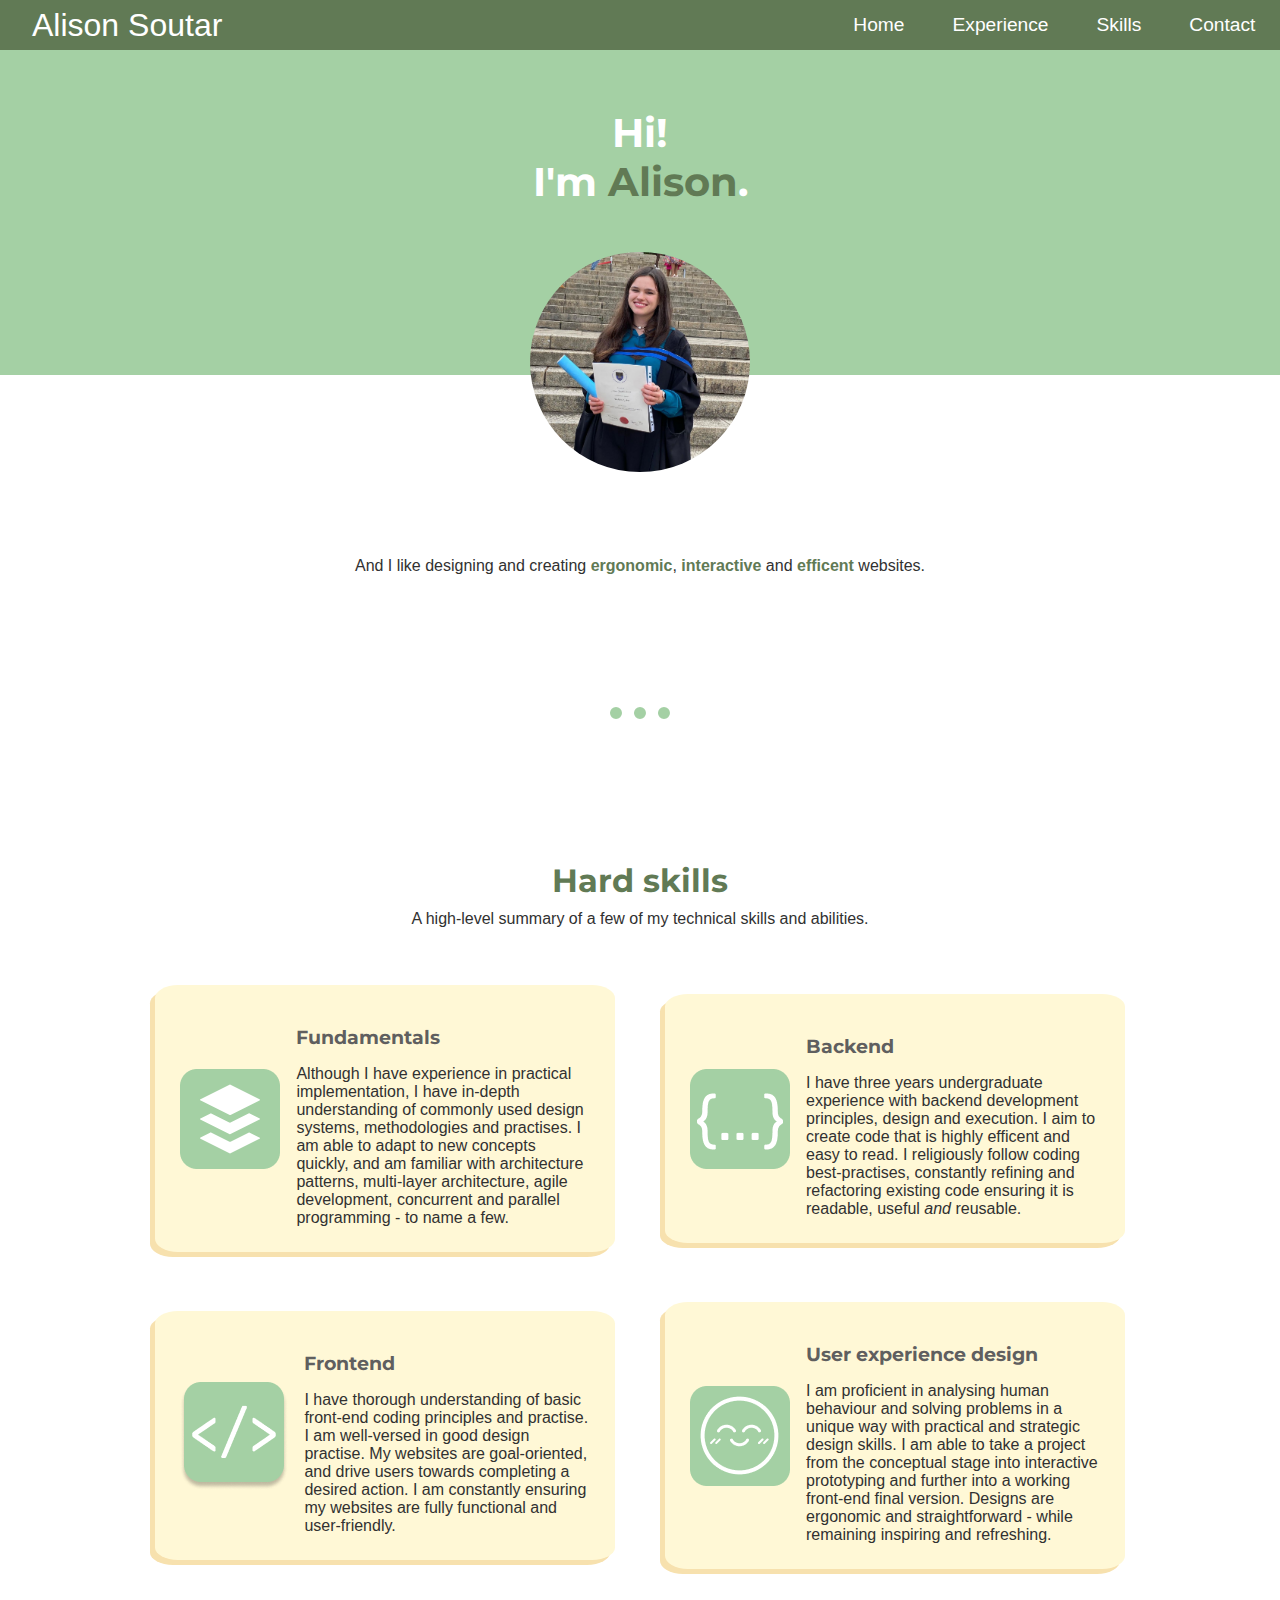
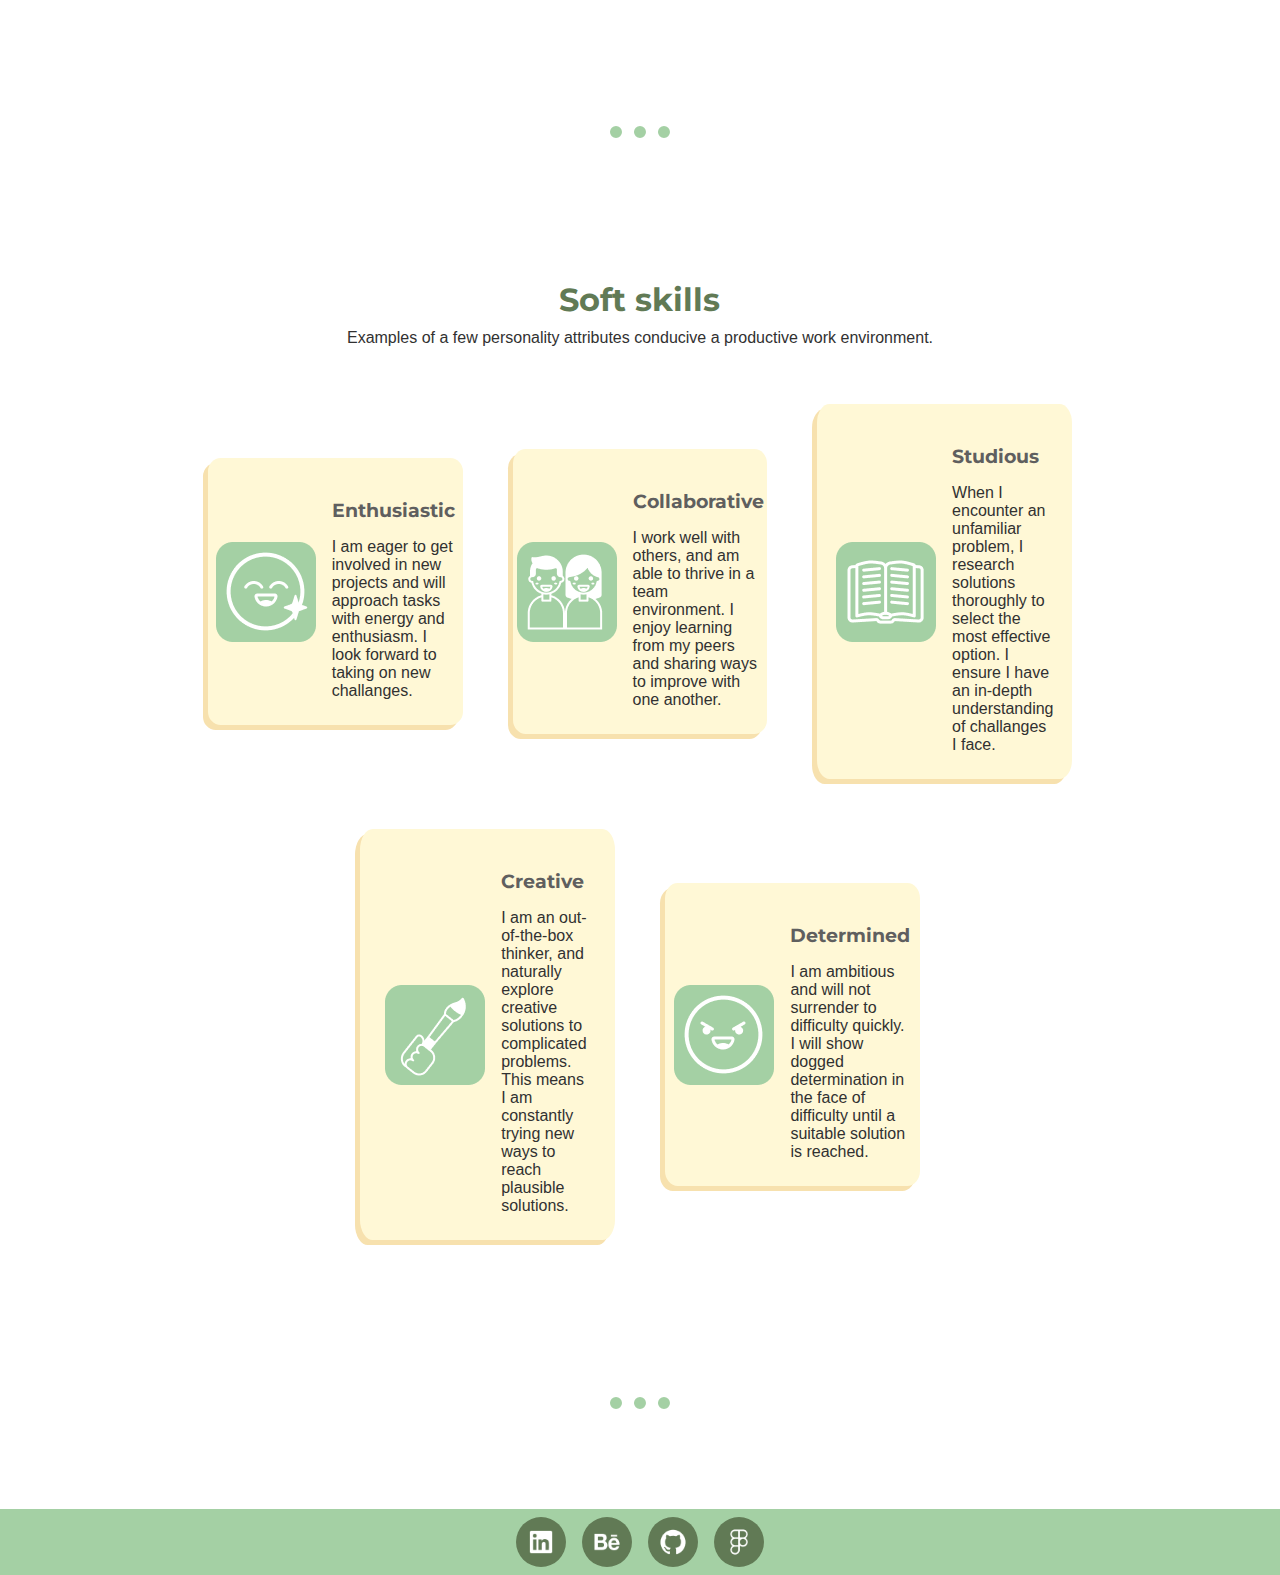
<file: index.html>
<!DOCTYPE html>
<html lang="en">

<head>
  <meta charset="UTF-8">
  <title>Alison Soutar</title>
  <link rel="stylesheet" href="css/style.css">
  <link rel="icon" href="https://em-content.zobj.net/thumbs/120/google/350/woman-technologist-light-skin-tone_1f469-1f3fb-200d-1f4bb.png">

</head>

<!--Font import-->
<link rel="preconnect" href="https://fonts.googleapis.com">
<link rel="preconnect" href="https://fonts.gstatic.com" crossorigin>
<link href="https://fonts.googleapis.com/css2?family=Montserrat&display=swap" rel="stylesheet">

<body>
    <!--Title section-->
    <div id="nav-bar" class="primary">
        <div id="logo">
            Alison Soutar
        </div>
        <div id="nav-items">
            <a href="index.html">Home</a>
            <a href="experience.html">Experience</a>
            <a href="skills.html">Skills</a>
            <a href="contact.html">Contact</a>
        </div>
    </div>

    <div id="site-container">
        <div id="landing-home">
            <h1 style="color: white; text-align: center;">Hi!<br>I'm <span style="color: #617A55">Alison</span>.</h1>
            <img 
            id="image-profile" 
            src = "images/profile-grad.jpeg" 
            alt="A profile picture of the esteemed Alison Soutar."
            width="220"
            height="220">
        </div>
       
        <p>And I like designing and creating <span>ergonomic</span>, <span>interactive</span> and <span>efficent</span> websites.</p>
        <hr>
        
        <!--"Hard skills" section-->
        <div class="title">
            <a href="skills.html"><h2>Hard skills</h2></a>
            <p>A high-level summary of a few of my technical skills and abilities.</p>
        </div>
        <div class="container">

            <div class="card-aesthetic dynamic large">
                <img src ="images/icon-architecture-secondary.png"
                alt="image of overlapping layers">      
                <div>
                    <h3>Fundamentals</h3>
                    <p>Although I have experience in practical implementation, I have in-depth understanding of commonly used design 
                        systems, methodologies and practises. I am able to adapt to new concepts quickly, and am familiar with architecture patterns,
                        multi-layer architecture, agile development, concurrent and parallel programming - to name a few.
                    </p>
                </div>
            </div>
            
            <div class="card-aesthetic dynamic large">
                <img src ="images/icon-back-secondary.png"
                alt="image of {..} text">      
                <div>
                    <h3>Backend</h3>
                    <p>I have three years undergraduate experience with backend development principles, design and execution.
                    I aim to create code that is highly efficent and easy to read. I religiously follow coding best-practises, 
                    constantly refining and refactoring existing code ensuring it is readable, useful <em>and</em> reusable. 
                    </p>
                </div>
            </div>

        
            <div class="card-aesthetic dynamic large">
                <img src ="images/icon-front-secondary.png"
                alt="image of text illustrating front-end">      
                <div>
                    <h3>Frontend</h3>
                    <p>I have thorough understanding of basic front-end coding principles and practise. I am well-versed 
                        in good design practise. My websites are goal-oriented, and drive users towards completing a desired action.
                        I am constantly ensuring my websites are fully functional and user-friendly.
                    </p>
                </div>
            </div>
            
            <div class="card-aesthetic dynamic large">
                <img src ="images/icon-ux-secondary.png"
                alt="image of a smiling emoji">      
                <div>
                    <h3>User experience design</h3>
                    <p> I am proficient in analysing human behaviour and solving problems in a unique way with practical and strategic design skills. 
                        I am able to take a project from the conceptual stage into interactive prototyping and further into a working front-end final version.
                        Designs are ergonomic and straightforward - while remaining inspiring and refreshing.    
                    </p>
                </div>
            </div>

            

        </div>

        <!--"Soft skills" section-->
        <hr>
        <div class="title">
            <a href="skills.html"><h2>Soft skills</h2></a>
            <p>Examples of a few personality attributes conducive a productive work environment.</p>
        </div>
        <div class="container">
            <div class="card-aesthetic dynamic small">
                <img src ="images/icon-enthusiastic.png"
                alt="image of a smiling emoji with sparkles">      
                <div>
                    <h3>Enthusiastic</h3>
                    <p> I am eager to get involved in new projects and will approach tasks with energy and enthusiasm. 
                        I look forward to taking on new challanges.
                    </p>
                </div>
            </div>
            

            <div class="card-aesthetic dynamic small">
                <img src ="images/icon-collaborative.png"
                alt="image of two people getting along">      
                <div>
                    <h3>Collaborative</h3>
                    <p> I work well with others, and am able to thrive in a team environment. 
                        I enjoy learning from my peers and sharing ways to improve with one another.
                    </p>
                </div>
            </div>

            <div class="card-aesthetic dynamic small">
                <img src ="images/icon-studious.png"
                alt="image of an open textbook">      
                <div>
                    <h3>Studious</h3>
                    <p>When I encounter an unfamiliar problem, I research solutions thoroughly to select the most effective option.
                        I ensure I have an in-depth understanding of challanges I face.
                    </p>
                </div>
            </div>

            <div class="card-aesthetic dynamic small">
                <img src ="images/icon-creative.png"
                alt="image of {..} text">      
                <div>
                    <h3>Creative</h3>
                    <p> I am an out-of-the-box thinker, and naturally explore creative solutions to complicated problems.
                        This means I am constantly trying new ways to reach plausible solutions.
                    </p>
                </div>
            </div>

            <div class="card-aesthetic dynamic small">
                <img src ="images/icon-determined.png"
                alt="image of a determined emoji smiling with furrowed brows">      
                <div>
                    <h3>Determined</h3>
                    <p>I am ambitious and will not surrender to difficulty quickly.
                        I will show dogged determination in the face of difficulty until a suitable solution is reached.
                    </p>
                </div>
            </div>

            
        </div>
        
        <!--Design objectives section?-->
        <hr>
    </div>
</body>

<footer>
    <div class="footer">
  
      <a href="https://www.linkedin.com/in/alisonsoutar/" target="_blank">
        <div class="icon-circle">
          <img
          src = "images/linkedin.png" 
          alt="App logo icon for LinkedIn."
          width="30px"
          height="30px">
        </div>
      </a>
  
      <a href="https://www.behance.net/alisonsoutar" target="_blank">
        <div class="icon-circle">
          <img
          src = "images/behance.png" 
          alt="App logo icon for Behance."
          width="30px"
          height="30px">
        </div>
      </a>
  
      <a href="https://github.com/ali-tar" target="_blank">
        <div class="icon-circle">
          <img
          src = "images/github.png" 
          alt="App logo icon for GitHub."
          width="30px"
          height="30px">
        </div>
      </a>
  
      <a href="https://www.figma.com/@alisonsoutar" target="_blank">
        <div class="icon-circle">
          <img
          src = "images/figma.png" 
          alt="App logo icon for Figma."
          width="30px"
          height="30px">
        </div>
      </a>
    </div>
  </footer>
</file>
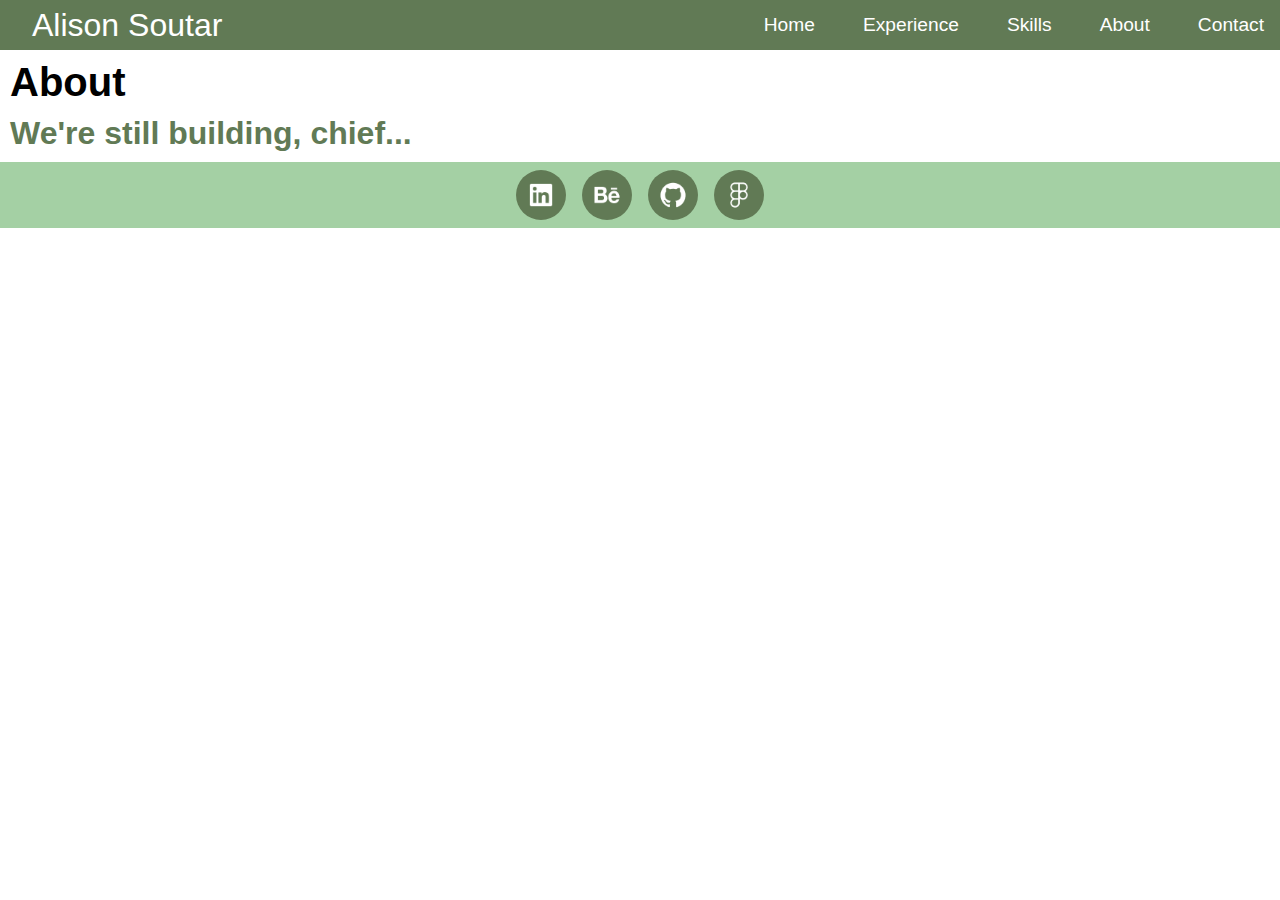
<file: about.html>
<!DOCTYPE html>
<html lang="en">

<head>
  <meta charset="UTF-8">
  <title>About</title>
  <link rel="stylesheet" href="css/style.css">
  <link rel="icon" href="https://em-content.zobj.net/thumbs/120/google/350/woman-technologist-light-skin-tone_1f469-1f3fb-200d-1f4bb.png">

</head>

<body>
  <div id="nav-bar" class="primary">
    <div id="logo">
        Alison Soutar
    </div>
    <div id="nav-items">
        <a href="index.html">Home</a>
        <a href="experience.html">Experience</a>
        <a href="skills.html">Skills</a>
        <a href="about.html">About</a>
        <a href="contact.html">Contact</a>
    </div>
  </div>
  <div class="nav-blockout"></div>
  <h1>About</h1>
  <h2>We're still building, chief...</h2>
</body>

<footer>
  <div class="footer">

    <a href="https://www.linkedin.com/in/alisonsoutar/" target="_blank">
      <div class="icon-circle">
        <img
        src = "images/linkedin.png" 
        alt="App logo icon for LinkedIn."
        width="30px"
        height="30px">
      </div>
    </a>

    <a href="https://www.behance.net/alisonsoutar" target="_blank">
      <div class="icon-circle">
        <img
        src = "images/behance.png" 
        alt="App logo icon for Behance."
        width="30px"
        height="30px">
      </div>
    </a>

    <a href="https://github.com/ali-tar" target="_blank">
      <div class="icon-circle">
        <img
        src = "images/github.png" 
        alt="App logo icon for GitHub."
        width="30px"
        height="30px">
      </div>
    </a>

    <a href="https://www.figma.com/@alisonsoutar" target="_blank">
      <div class="icon-circle">
        <img
        src = "images/figma.png" 
        alt="App logo icon for Figma."
        width="30px"
        height="30px">
      </div>
    </a>
  </div>
</footer>
</file>
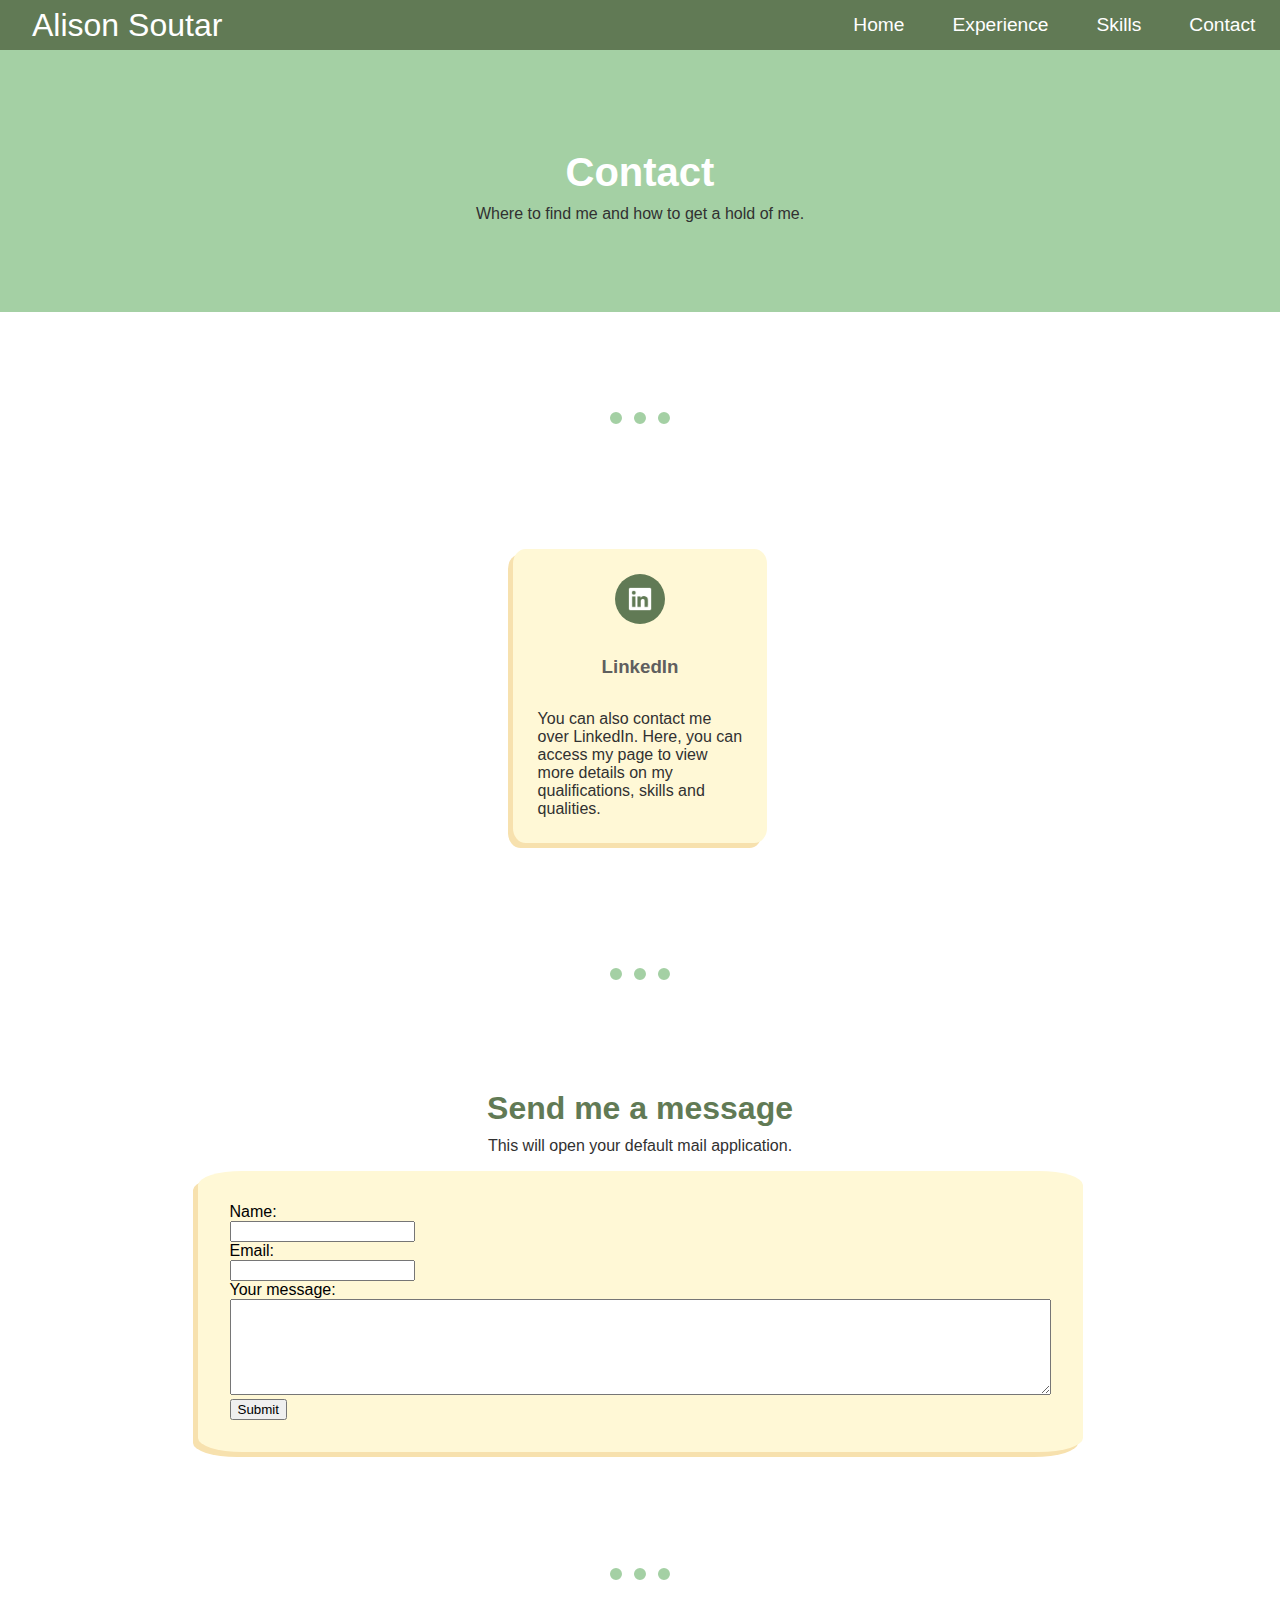
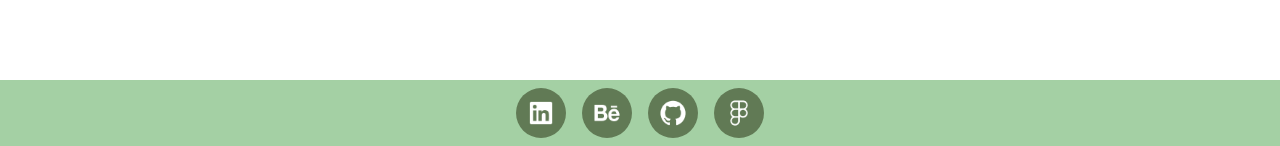
<file: contact.html>
<!DOCTYPE html>
<html lang="en">

<head>
  <meta charset="UTF-8">
  <title>Contact</title>
  <link rel="stylesheet" href="css/style.css">
  <link rel="icon" href="https://em-content.zobj.net/thumbs/120/google/350/woman-technologist-light-skin-tone_1f469-1f3fb-200d-1f4bb.png">

</head>

<body>
  <div id="nav-bar" class="primary">
    <div id="logo">
        Alison Soutar
    </div>
    <div id="nav-items">
        <a href="index.html">Home</a>
        <a href="experience.html">Experience</a>
        <a href="skills.html">Skills</a>
        <a href="contact.html" >Contact</a>
    </div>
  </div>
  <div class="nav-blockout"></div>

  <div id="landing-page">
    <div class="container vertical">
      <h1 class="white">Contact</h1>
      <p>Where to find me and how to get a hold of me.</p>
    </div>
  </div>

  <div class="container vertical">
    <hr>
    
    <div class="card-aesthetic dynamic small vertical">
      <a href="https://www.linkedin.com/in/alisonsoutar/" target="_blank">
        <div class="icon-circle">
          <img
          src = "images/linkedin.png" 
          alt="App logo icon for LinkedIn."
          width="30px"
          height="30px">
        </div>
      </a>
        <h3>LinkedIn</h3>
        <p>You can also contact me over LinkedIn. Here, you can access my page to view more details on my qualifications, skills and qualities.</p>
    </div>

    <hr>

    <h2>Send me a message</h2>
    <p>This will open your default mail application.</p>

    <div id="contact-form" class = "card-aesthetic">
      <form action="mailto:alisoncsoutar@gmail.com" method="post" enctype="text/plain">
          <!--Using the user's default mail client, this will send their message-->
          <label>Name: </label>
          <br>
          <input type="text" name="yourName" value="">
          <br>

          <label>Email: </label>
          <br>
          <input type="email" name="yourEmail" value="">
          <br>

          <label>Your message:</label>
          <br>

          <textarea name="yourMessage" rows = "6" cols="100"></textarea>
          <br>

          <input type="submit" name=""> 
      </form>
    </div>
    <hr size="3" noshade>

  </div>


</body>

<footer>
  <div class="footer">

    <a href="https://www.linkedin.com/in/alisonsoutar/" target="_blank">
      <div class="icon-circle">
        <img
        src = "images/linkedin.png" 
        alt="App logo icon for LinkedIn."
        width="30px"
        height="30px">
      </div>
    </a>

    <a href="https://www.behance.net/alisonsoutar" target="_blank">
      <div class="icon-circle">
        <img
        src = "images/behance.png" 
        alt="App logo icon for Behance."
        width="30px"
        height="30px">
      </div>
    </a>

    <a href="https://github.com/ali-tar" target="_blank">
      <div class="icon-circle">
        <img
        src = "images/github.png" 
        alt="App logo icon for GitHub."
        width="30px"
        height="30px">
      </div>
    </a>

    <a href="https://www.figma.com/@alisonsoutar" target="_blank">
      <div class="icon-circle">
        <img
        src = "images/figma.png" 
        alt="App logo icon for Figma."
        width="30px"
        height="30px">
      </div>
    </a>
  </div>
</footer>
</file>
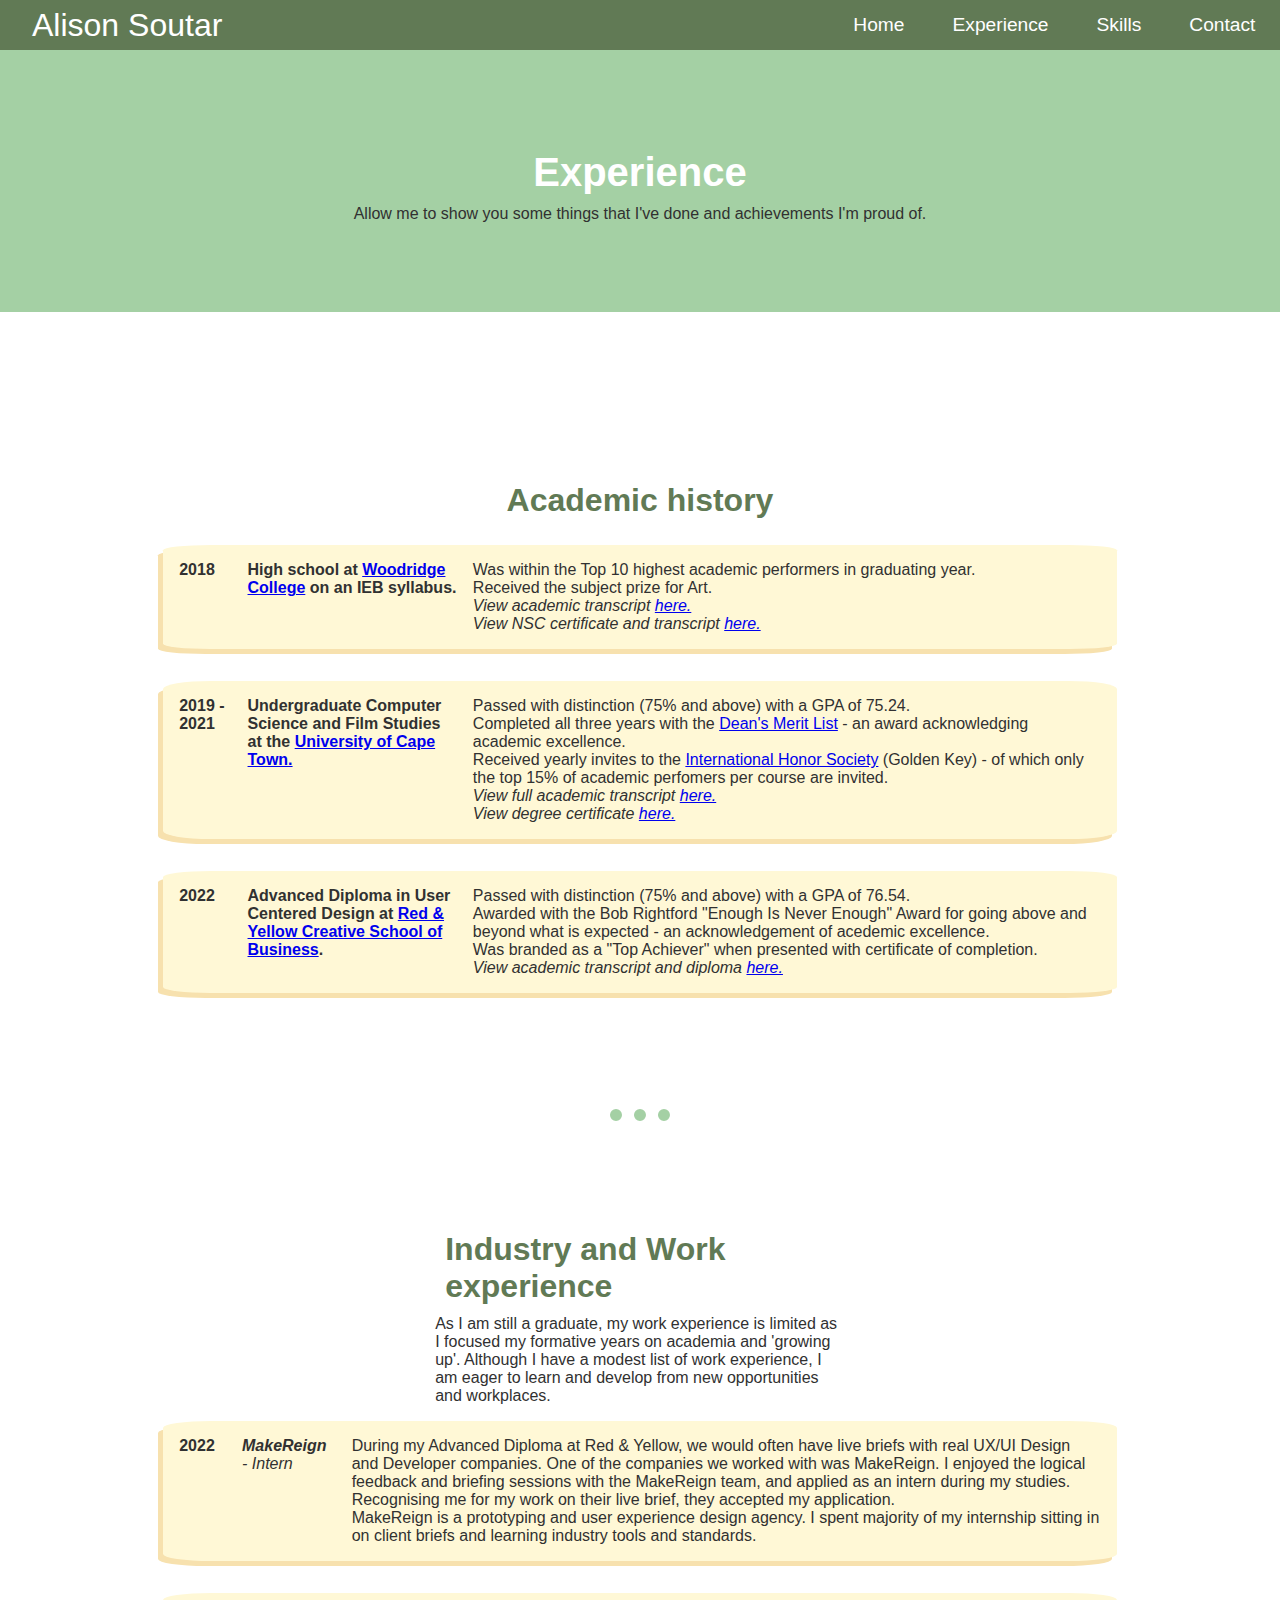
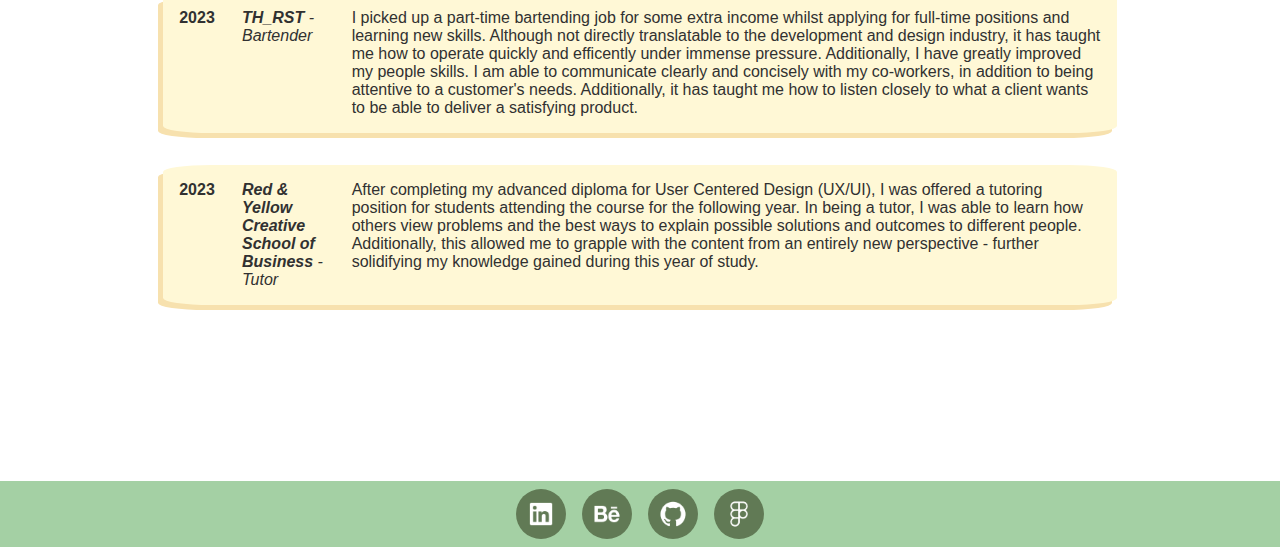
<file: experience.html>
<!DOCTYPE html>
<html lang="en">

<head>
  <meta charset="UTF-8">
  <title>Experience</title>
  <link rel="stylesheet" href="css/style.css">
  <link rel="icon" href="https://em-content.zobj.net/thumbs/120/google/350/woman-technologist-light-skin-tone_1f469-1f3fb-200d-1f4bb.png">
</head>

<body>
  <div id="nav-bar" class="primary">
    <div id="logo">
        Alison Soutar
    </div>
    <div id="nav-items">
        <a href="index.html">Home</a>
        <a href="experience.html">Experience</a>
        <a href="skills.html">Skills</a>
        <a href="contact.html">Contact</a>
    </div>
  </div>
  <div class="nav-blockout"></div>

  <div id="landing-page">
    <div class="container vertical">
      <h1 class="white">Experience</h1>
      <p>Allow me to show you some things that I've done and achievements I'm proud of.</p>
    </div>
  </div>

  <div class="container vertical">
    <div class="blank"></div>
    <h2>Academic history</h2>

    <div class="card-aesthetic static">
      <strong><p>2018</p></strong>
      
      <p><strong>High school at <a href="https://www.woodridge.co.za/" style="display: inline;">
          Woodridge College</a> on an IEB syllabus.</strong></p>  
      
    <div class="description">   
        <p>Was within the Top 10 highest academic performers in graduating year.</p>
        <p>Received the subject prize for Art.</p>
        <em><p>View academic transcript <a href="attachments/Matric-Results-2018.pdf" target="_blank">here.</a></p></em>
        <em><p>View NSC certificate and transcript <a href="attachments/NSC-Certificate.pdf" target="_blank">here.</a></p></em>
      </div>
    </div>

    <div class="card-aesthetic static">
      <strong><p>2019 - 2021</p></strong>
        <p><strong>Undergraduate Computer Science and Film Studies at the <a href="https://uct.ac.za/" target="_blank" display: inline;">University of Cape Town.</a></strong></p>
      <div class = "description">
        <p>Passed with distinction (75% and above) with a GPA of 75.24.</p>
        <p>Completed all three years with the <a href="https://humanities.uct.ac.za/hum/students/excellence">Dean's Merit List</a> - an award acknowledging academic excellence.</p>
        <p>Received yearly invites to the <a href="https://www.goldenkey.org/">International Honor Society</a> (Golden Key) - of which only the top 15% of academic perfomers per course are invited.</p>
        <em><p>View full academic transcript <a href="attachments/UCT_SRETSRPT.pdf" target="_blank">here.</a></p></em>
        <em><p>View degree certificate <a href="attachments/Degree_Cert.pdf" target="_blank">here.</a></p></em>
      </div>
    </div>

    <div class="card-aesthetic static">
      <p><strong>2022</strong></p>
        <p><strong>Advanced Diploma in User Centered Design at <a href="https://www.redandyellow.co.za/">Red & Yellow Creative School of Business</a>.</strong></p>    
      <div class="description">
        <p>Passed with distinction (75% and above) with a GPA of 76.54.</p>
        <p>Awarded with the Bob Rightford "Enough Is Never Enough" Award for going above and beyond what is expected - an acknowledgement of acedemic excellence.</p>
        <p>Was branded as a "Top Achiever" when presented with certificate of completion.</p>
        <em><p>View academic transcript and diploma <a href="attachments/ADUCD CERTIFICATE 2022.pdf" target="_blank">here.</a></p></em>
      </div>
    </div>

    <hr>

    <div class="container vertical" style="margin-right:20%; margin-left:20%">
      <h2>Industry and Work experience</h2>
      <p>As I am still a graduate, my work experience is limited as I focused my formative years on academia and 'growing up'. Although I have a modest list of work experience, I am eager to learn and develop from new opportunities and workplaces.</p>
    </div>

    <div class="card-aesthetic static bigger-description">
      <p><strong>2022</strong></p>
      <p><em><strong>MakeReign</strong> - Intern</em></p>
      <div class="description">
        <p>During my Advanced Diploma at Red & Yellow, we would often have live briefs with real UX/UI Design and Developer companies.
          One of the companies we worked with was MakeReign. I enjoyed the logical feedback and briefing sessions with the MakeReign team,
          and applied as an intern during my studies. Recognising me for my work on their live brief, they accepted my application.</p>
        
        <p>MakeReign is a prototyping and user experience design agency. I spent majority of my internship sitting in on client briefs and learning 
            industry tools and standards.</p>
      </div>
    </div>

    <div class="card-aesthetic static bigger-description">
      <p><strong>2023</strong></p>
      <p><em><strong>TH_RST</strong> - Bartender</em></p>
      <div class="description">
        <p>I picked up a part-time bartending job for some extra income whilst applying for full-time positions and learning new skills.
        Although not directly translatable to the development and design industry, it has taught me how to operate quickly and efficently under immense pressure.
        Additionally, I have greatly improved my people skills. I am able to communicate clearly and concisely with my co-workers, in addition to
        being attentive to a customer's needs. Additionally, it has taught me how to listen closely to what a client wants to be able to 
        deliver a satisfying product.</p>
      </div>
    </div>

    <div class="card-aesthetic static bigger-description">
        <p><strong>2023</strong></p>
        <p><em><strong>Red & Yellow Creative School of Business</strong> - Tutor</em></p>
      <div class="description">
        <p>After completing my advanced diploma for User Centered Design (UX/UI), I was offered a tutoring position for students attending the course for the following year.
          In being a tutor, I was able to learn how others view problems and the best ways to explain possible solutions and outcomes to different people.
          Additionally, this allowed me to grapple with the content from an entirely new perspective - further solidifying my knowledge gained during this year of study.
        </p>
      </div>
    </div>

  
  </div> <!--vertical container close-->
    

    <div class="blank">    </div>


  </div>

</body>

<footer>
  <div class="footer">

    <a href="https://www.linkedin.com/in/alisonsoutar/" target="_blank">
      <div class="icon-circle">
        <img
        src = "images/linkedin.png" 
        alt="App logo icon for LinkedIn."
        width="30px"
        height="30px">
      </div>
    </a>

    <a href="https://www.behance.net/alisonsoutar" target="_blank">
      <div class="icon-circle">
        <img
        src = "images/behance.png" 
        alt="App logo icon for Behance."
        width="30px"
        height="30px">
      </div>
    </a>

    <a href="https://github.com/ali-tar" target="_blank">
      <div class="icon-circle">
        <img
        src = "images/github.png" 
        alt="App logo icon for GitHub."
        width="30px"
        height="30px">
      </div>
    </a>

    <a href="https://www.figma.com/@alisonsoutar" target="_blank">
      <div class="icon-circle">
        <img
        src = "images/figma.png" 
        alt="App logo icon for Figma."
        width="30px"
        height="30px">
      </div>
    </a>
  </div>
</footer>
</file>
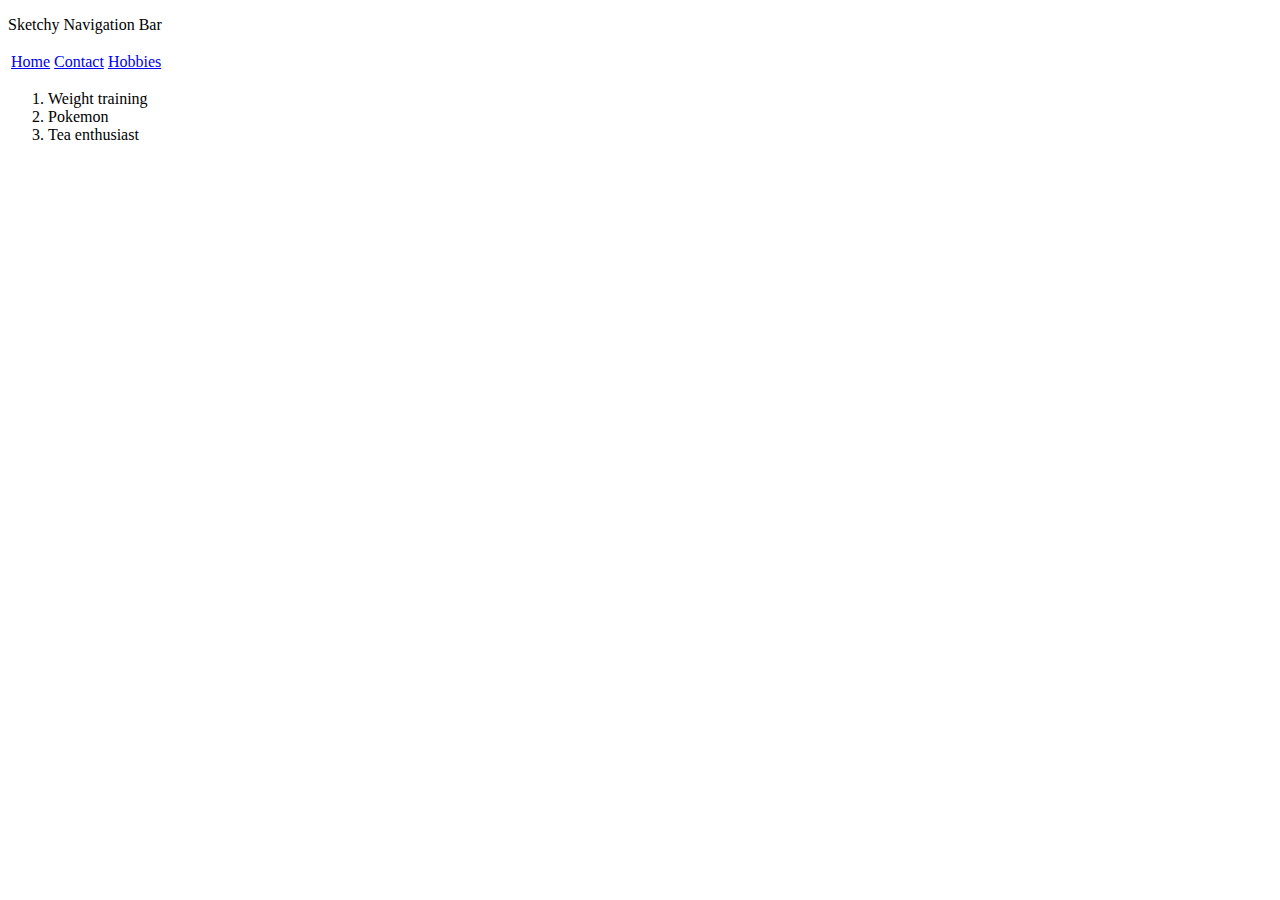
<file: hobbies.html>
<!DOCTYPE html>
<html lang="en">
<head>
    <meta charset="UTF-8">
    <title>Alison's Hobbies</title>
</head>

<body>
    <p>Sketchy Navigation Bar</p>
    <table>
        <tr>
            <td>
                <a href="index.html">Home   </a>
            </td>
            <td>
                <a href="contact.html">Contact  </a>
            </td>
            <td>
                <a href="hobbies.html">Hobbies  </a>
            </td>
        </tr>
    </table>
    <ol>
        <li>Weight training</li>
        <li>Pokemon</li>
        <li>Tea enthusiast</li>
    </ol>
    
</body>
</html>
</file>
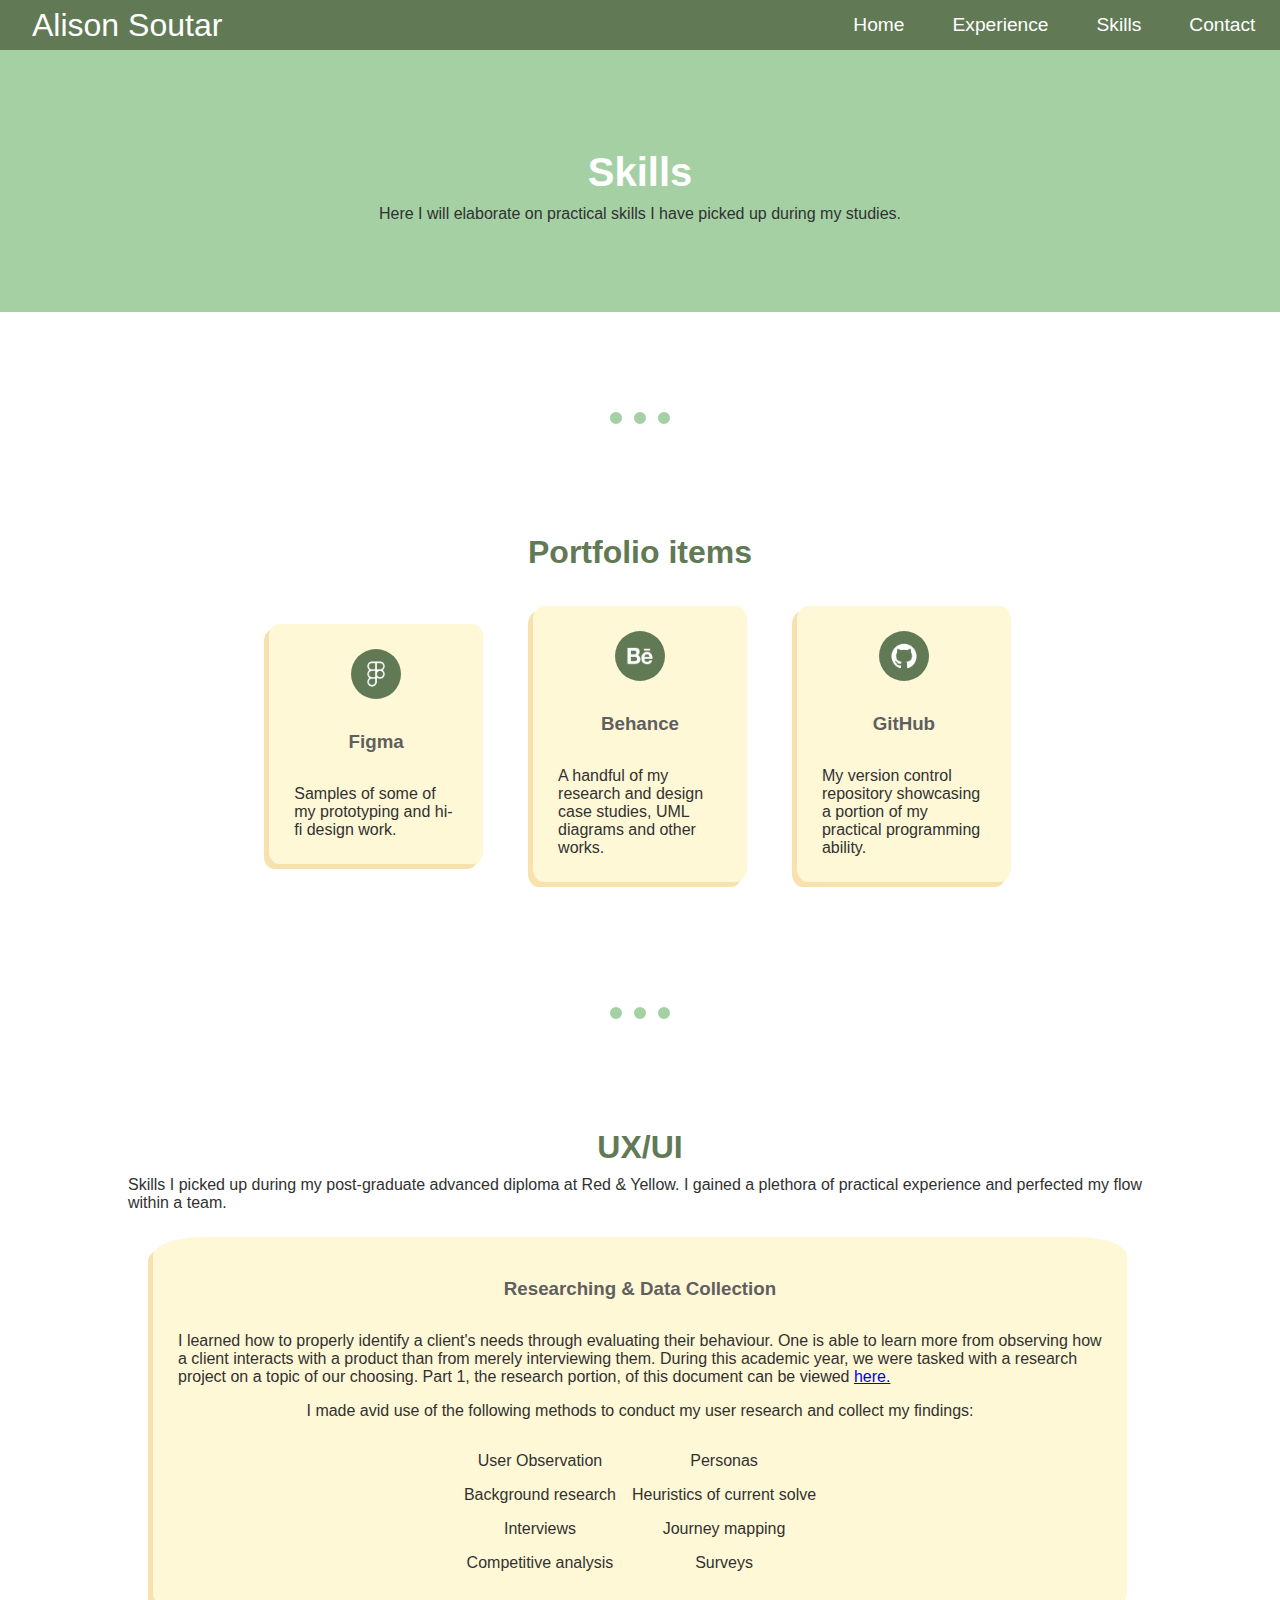
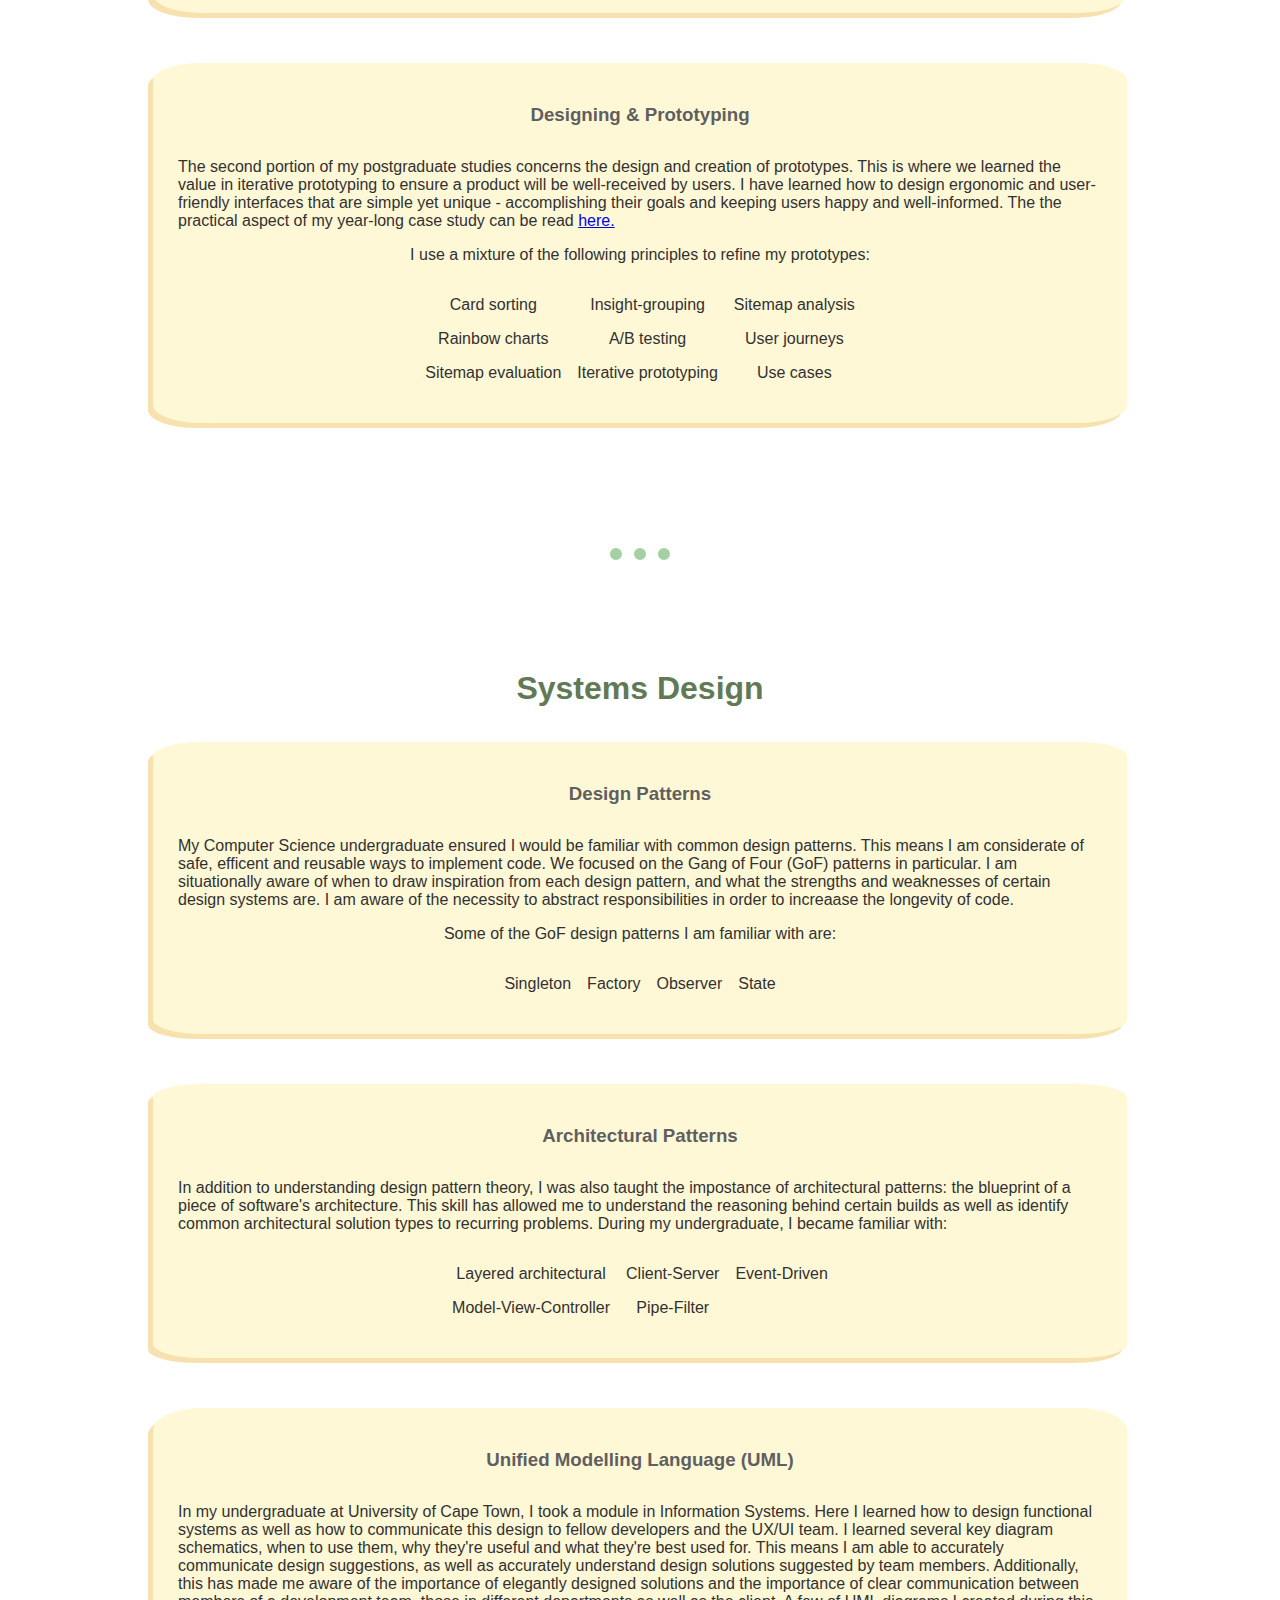
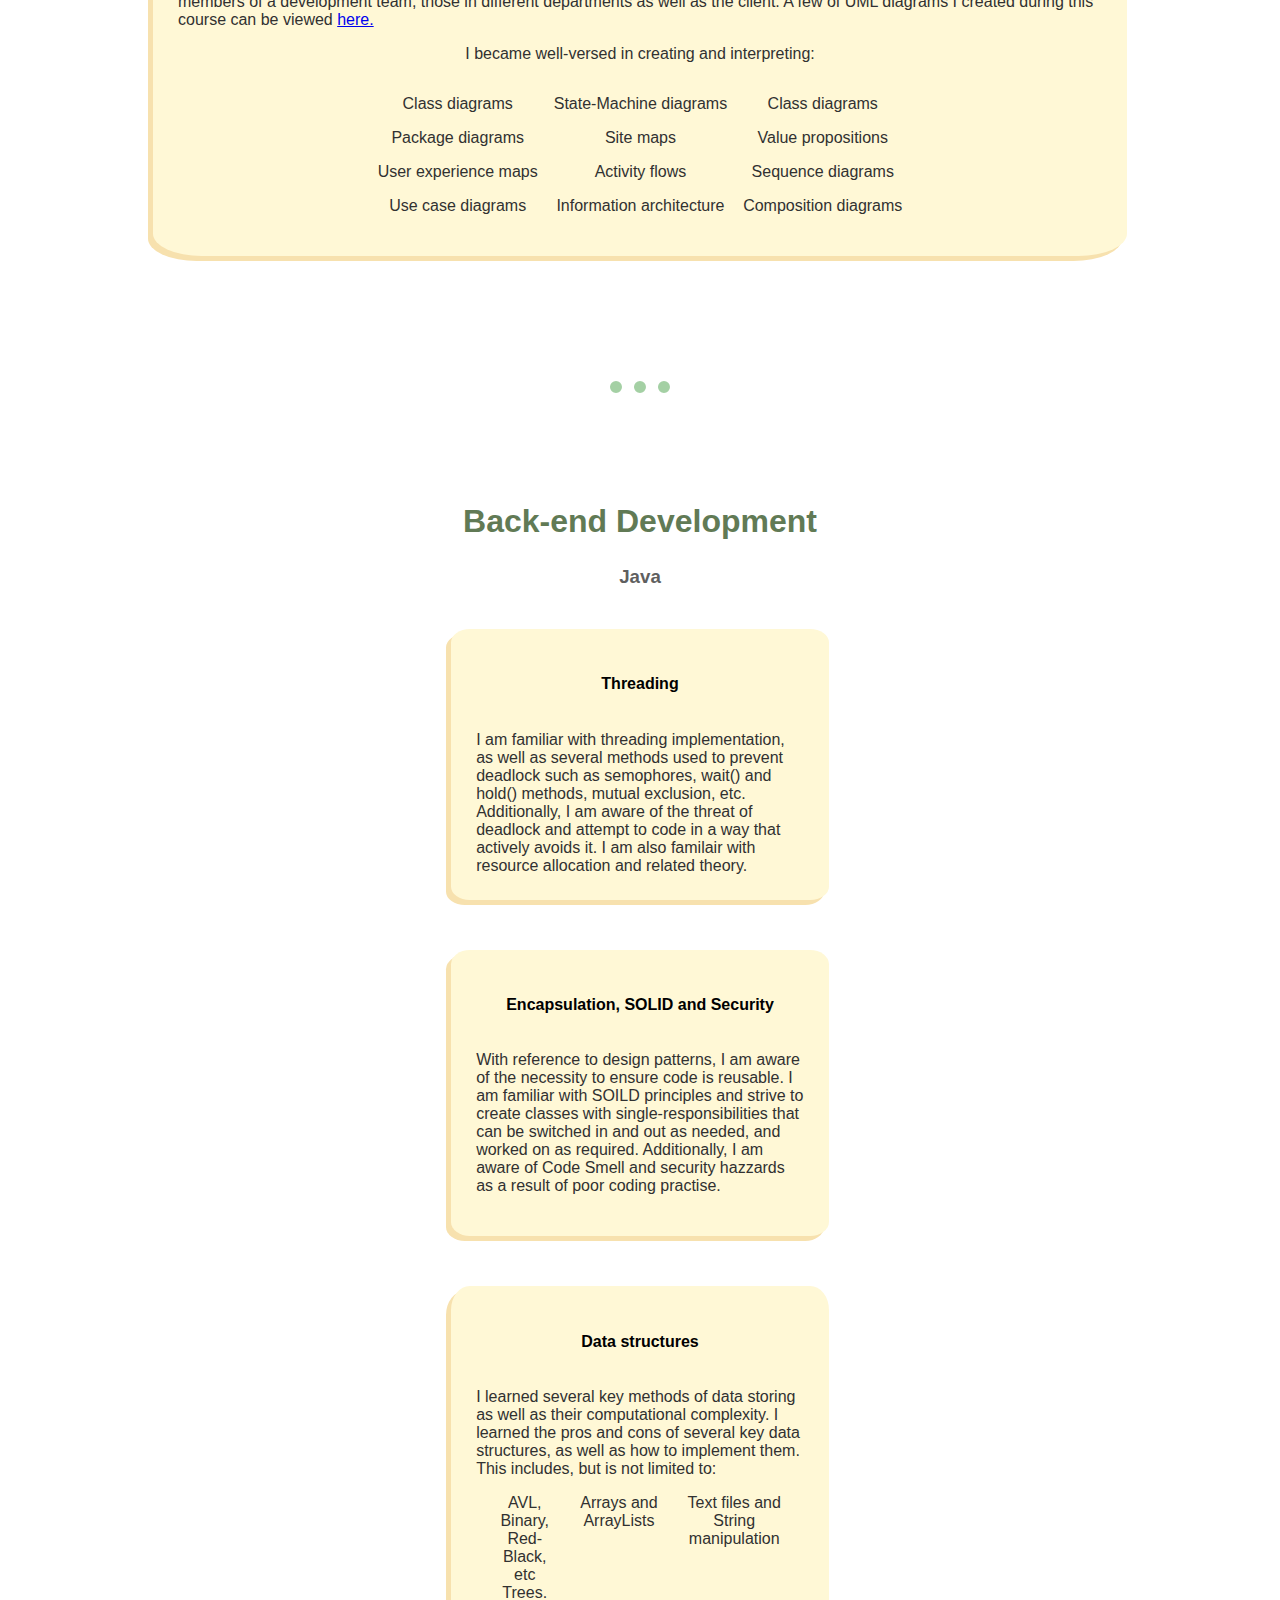
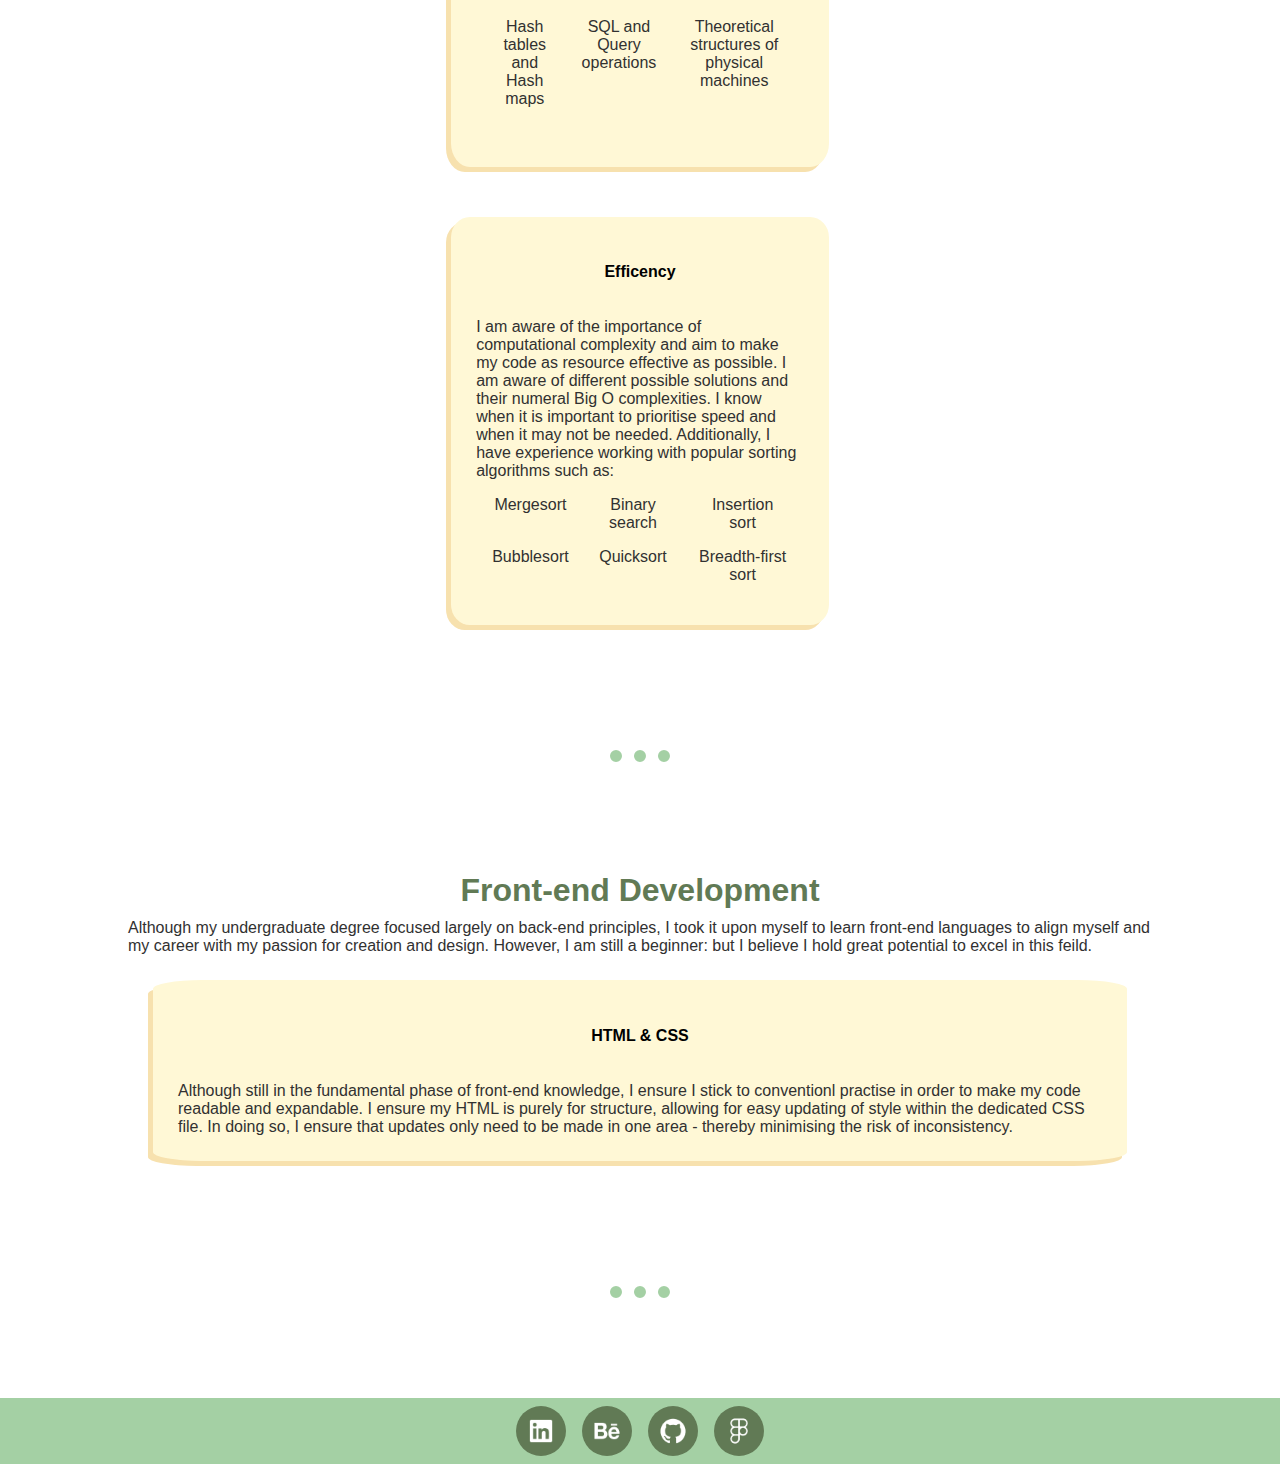
<file: skills.html>
<!DOCTYPE html>
<html lang="en">

<head>
  <meta charset="UTF-8">
  <title>Skills</title>
  <link rel="stylesheet" href="css/style.css">
  <link rel="icon" href="https://em-content.zobj.net/thumbs/120/google/350/woman-technologist-light-skin-tone_1f469-1f3fb-200d-1f4bb.png">

</head>

<body>
  <div id="nav-bar" class="primary">
    <div id="logo">
        Alison Soutar
    </div>
    <div id="nav-items">
        <a href="index.html">Home</a>
        <a href="experience.html">Experience</a>
        <a href="skills.html">Skills</a>
        <a href="contact.html">Contact</a>
    </div>
  </div>
  <div class="nav-blockout"></div>

  <div id="landing-page">
    <div class="container vertical">
      <h1 class="white">Skills</h1>
      <p>Here I will elaborate on practical skills I have picked up during my studies.</p>
    </div>
  </div>

    <div class="container vertical">
      <hr>
        <h2>Portfolio items</h2>
        <div class="container">
          <div class="card-aesthetic dynamic small vertical">

            <a href="https://www.figma.com/@alisonsoutar" target="_blank">
              <div class="icon-circle">
                <img
                src = "images/figma.png" 
                alt="App logo icon for Figma."
                width="30px"
                height="30px">
              </div>
              </a>
              <h3>Figma</h3>
              <p>Samples of some of my prototyping and hi-fi design work.</p>
          </div>

          <div class="card-aesthetic dynamic small vertical">
            <a href="https://www.behance.net/alisonsoutar" target="_blank">
              <div class="icon-circle">
                <img
                src = "images/behance.png" 
                alt="App logo icon for Behance."
                width="30px"
                height="30px">
              </div>
            </a>
              <h3>Behance</h3>
              <p>A handful of my research and design case studies, UML diagrams and other works.</p>
          </div>

          <div class="card-aesthetic dynamic small vertical">
            <a href="https://github.com/ali-tar" target="_blank">
              <div class="icon-circle">
                <img
                src = "images/github.png" 
                alt="App logo icon for GitHub."
                width="30px"
                height="30px">
              </div>
            </a>

              <h3>GitHub</h3>
              <p>My version control repository showcasing a portion of my practical programming ability.</p>
          </div>

        </div>

        <hr>

        <h2>UX/UI</h2>
        <p>Skills I picked up during my post-graduate advanced diploma at Red & Yellow. I gained a plethora of practical experience and perfected my flow within a team.</p>
        <div class="card-aesthetic dynamic vertical">
          <h3>Researching & Data Collection</h3>
            <p>I learned how to properly identify a client's needs through evaluating their behaviour.
            One is able to learn more from observing how a client interacts with a product than from 
            merely interviewing them. During this academic year, we were tasked with a research project on a topic of our choosing.
            Part 1, the research portion, of this document can be viewed <a href="https://www.behance.net/gallery/175683313/Case-Study-(IM)PULSE-User-Research-Proposal" target="_blank">here.</a></p>
            <p>I made avid use of the following methods to conduct my user research and collect my findings:</p>
            <div class="skill-grid">
              <p>User Observation</p>
              <p>Background research</p>
              <p>Interviews</p>
              <p>Competitive analysis</p>
              <p>Personas</p>
              <p>Heuristics of current solve</p>
              <p>Journey mapping</p>
              <p>Surveys</p>
          </div>
        </div>

        <div class="card-aesthetic dynamic vertical">
          <h3>Designing & Prototyping</h3>
            <p>The second portion of my postgraduate studies concerns the design and creation of prototypes. This is where we learned the value
              in iterative prototyping to ensure a product will be well-received by users. I have learned how to design
              ergonomic and user-friendly interfaces that are simple yet unique - accomplishing their goals and keeping users happy
              and well-informed.
              The the practical aspect of my year-long case study can be read <a href="https://www.behance.net/gallery/176063439/Case-Study-(IM)PULSE-Specifications-Interface-Design" target="_blank">here.</a></p>
            <p>I use a mixture of the following principles to refine my prototypes:</p>
            <div class="skill-grid" style="grid-template-rows: repeat(3,1fr);">
              <p>Card sorting</p>
              <p>Rainbow charts</p>
              <p>Sitemap evaluation</p>
              <p>Insight-grouping</p>
              <p>A/B testing</p>
              <p>Iterative prototyping</p>
              <p>Sitemap analysis</p>
              <p>User journeys</p>
              <p>Use cases</p>
              
          </div>
        </div>

        <hr>

      <h2>Systems Design</h2>
      <div class="card-aesthetic dynamic vertical">
        <h3>Design Patterns</h3>
          <p>My Computer Science 
            undergraduate ensured I would be familiar with common design patterns. This means I am considerate of safe, efficent and reusable
            ways to implement code. We focused on the Gang of Four (GoF) patterns 
            in particular. I am situationally aware
            of when to draw inspiration from each design pattern, and what the 
            strengths and weaknesses of certain design systems are. I am aware 
            of the necessity to abstract responsibilities
            in order to increaase the longevity of code.</p>
          <p>Some of the GoF design patterns I am familiar with are:</p>
          <div class="skill-grid" style="grid-template-rows: repeat(1,1fr);">
            <p>Singleton</p>
            <p>Factory</p> 
            <p>Observer</p> 
            <p>State</p> 
          </div>
      </div>   
      
      <div class="card-aesthetic dynamic vertical">
        <h3>Architectural Patterns</h3>
          <p>In addition to understanding design pattern theory, I was also 
            taught the impostance of architectural patterns: the blueprint of a 
            piece of software's architecture. This skill has allowed me to 
            understand the reasoning behind certain builds as well as identify
            common architectural solution types to recurring problems. During
            my undergraduate, I became familiar with:</p>
          <div class="skill-grid" style="grid-template-rows: repeat(2,1fr);">
            <p>Layered architectural</p>
            <p>Model-View-Controller</p>
            <p>Client-Server</p>
            <p>Pipe-Filter</p>
            <p>Event-Driven</p>   
          </div>
      </div>

      <div class="card-aesthetic dynamic vertical">
        <h3>Unified Modelling Language (UML)</h3>
          <p>In my undergraduate at University of Cape Town, I took a module in Information Systems. 
          Here I learned how to design functional systems as well as how to communicate this design to fellow developers and the UX/UI team. I learned several key diagram schematics, 
          when to use them, why they're useful and what they're best used for. This means I am able to accurately communicate
          design suggestions, as well as accurately understand design solutions suggested by team members. Additionally, this has made
          me aware of the importance of elegantly designed solutions and the importance of clear communication between
          members of a development team, those in different departments as well as the client.
          A few of UML diagrams I created during this course can be viewed             <a href="https://www.behance.net/gallery/148584703/UML-Architectural-Portfolio" target="_blank">here.</a></p>
          <p>I became well-versed in creating and interpreting:</p>
          <div class="skill-grid">
            <p>Class diagrams</p>   
            <p>Package diagrams</p>   
            <p>User experience maps</p>   
            <p>Use case diagrams</p>
            <p>State-Machine diagrams</p>   
            <p>Site maps</p>   
            <p>Activity flows</p>   
            <p>Information architecture</p>   
            <p>Class diagrams</p>
            <p>Value propositions</p>   
            <p>Sequence diagrams</p>   
            <p>Composition diagrams</p>   
          </div>
      </div> 

      <hr>

      <h2>Back-end Development</h2>
        <h3>Java</h3>
        <div class="container">
          <div class="card-aesthetic dynamic vertical large">
            <h4>Threading</h4>
            <p>I am familiar with threading implementation, as well as several methods used to prevent 
              deadlock such as semophores, wait() and hold() methods, mutual exclusion, etc. Additionally, 
              I am aware of the threat of deadlock and attempt to code in a way that actively avoids it. 
              I am also familair with resource allocation and related theory.</p>
          </div>

          <div class="card-aesthetic dynamic vertical large ">
            <h4>Encapsulation, SOLID and Security</h4>
            <p>With reference to design patterns, I am aware of the necessity to ensure code
               is reusable. I am familiar with SOILD principles and strive to create classes 
               with single-responsibilities that 
              can be switched in and out as needed, and worked on as required. Additionally, 
              I am aware of Code Smell and security hazzards as a result of poor coding practise.</p>
            </p>
          </div>

          <div class="card-aesthetic dynamic vertical large">
            <h4>Data structures</h4>
            <div>
              <p>I learned several key methods of data storing as well as their computational complexity. I 
                learned the pros and cons of several key data structures, as well as how to implement them.
                This includes, but is not limited to:</p>
                <div class="skill-grid" style="grid-template-rows: repeat(2,3fr);"">
                  <p>AVL, Binary, Red-Black, etc Trees.</p>  
                  <p>Hash tables and Hash maps</p>
                  <p>Arrays and ArrayLists</p> 
                  <p>SQL and Query operations</p>
                  <p>Text files and String manipulation</p>
                  <p>Theoretical structures of physical machines</p>
                </div> 
            </div>
          </div>
          <div class="card-aesthetic dynamic vertical large ">
            <h4>Efficency</h4>
            <div>
              <p>I am aware of the importance of computational complexity and aim to make my code as resource effective 
                as possible. I am aware of different possible solutions and their numeral Big O complexities. I know when
                 it is important to prioritise speed and when it may not be needed. 
                Additionally, I have experience working with popular sorting algorithms such as: </p>
                <div class="skill-grid" style="grid-template-rows: repeat(2,3fr);"">
                  <p>Mergesort</p>
                  <p>Bubblesort</p>  
                  <p>Binary search</p>
                  <p>Quicksort</p>
                  <p>Insertion sort</p>
                  <p>Breadth-first sort</p>
                </div> 
            </div>
          </div>
          
          
        </div>
      <hr>

      <h2>Front-end Development</h2>
      <p>Although my undergraduate degree focused largely on back-end principles, I took it upon myself to learn front-end
         languages to align myself and my career with my passion for creation and design. However, I am still a beginner: 
         but I believe I hold great potential to excel in this feild.</p>

      <div class="card-aesthetic dynamic vertical">
        <h4>HTML & CSS</h4>
        <p>Although still in the fundamental phase of front-end knowledge,
          I ensure I stick to conventionl practise in order to make my code
          readable and expandable. I ensure my HTML is purely for structure,
          allowing for easy updating of style within the dedicated CSS file.
          In doing so, I ensure that updates only need to be made in one area - 
          thereby minimising the risk of inconsistency. </p>
      </div>

      <hr>


    </div>
  </div>

</body>

<footer>
  <div class="footer">

    <a href="https://www.linkedin.com/in/alisonsoutar/" target="_blank">
      <div class="icon-circle">
        <img
        src = "images/linkedin.png" 
        alt="App logo icon for LinkedIn."
        width="30px"
        height="30px">
      </div>
    </a>

    <a href="https://www.behance.net/alisonsoutar" target="_blank">
      <div class="icon-circle">
        <img
        src = "images/behance.png" 
        alt="App logo icon for Behance."
        width="30px"
        height="30px">
      </div>
    </a>

    <a href="https://github.com/ali-tar" target="_blank">
      <div class="icon-circle">
        <img
        src = "images/github.png" 
        alt="App logo icon for GitHub."
        width="30px"
        height="30px">
      </div>
    </a>

    <a href="https://www.figma.com/@alisonsoutar" target="_blank">
      <div class="icon-circle">
        <img
        src = "images/figma.png" 
        alt="App logo icon for Figma."
        width="30px"
        height="30px">
      </div>
    </a>
  </div>
</footer>
</file>
<file: css/style.css>
/*Colour pallette*/
.primary {
    background-color: #617A55;
}

.secondary {
    background-color: #A4D0A4;
}

.tertiary {
    color: #F7E1AE;
}

.background {
    background-color: #FFF8D6;
}

body {
    margin: 0px;
    padding: 0px;
    font-family: sans-serif;
}

p{
    margin: 0;
    padding: 0;
    display: inline;
}

h1{
    font-size:2.5rem;
    font-family: 'Montserrat', sans-serif;
    margin: 10px;
}

h2{
    font-size:2rem;
    font-family: 'Montserrat', sans-serif;
    margin: 10px;
    color: #617A55;
}

h3{
    font-family: 'Montserrat', sans-serif;
    margin: 0;
    padding:0;
    height: auto;
    color: #5f5f5f;
    margin-top: 1rem;
    margin-bottom: 1rem;
}

hr{
    border-style: none;
    border-top-style: dotted;
    border-color: #A4D0A4;
    border-width: 12px;
    width: 60px;
    height: 0px;
    background-color: rgba(0,0,0,0);
    margin: 100px 100px;
}


#text-introduction {
    text-align: center;

}

/*What the Homescreen landing page looks like*/
#landing-home {
    margin: 0px;
    padding: 0px;
    display: flex;
    justify-content: center;
    align-items: center;
    flex-direction: column;

    height: 200px;
    width: 100%;
    background-color: #A4D0A4;
    color: white;
    padding-top: 175px;
    gap: 1rem;
}

/*What all the other landing pages look like*/
#landing-page{
    background-color: #A4D0A4;
    margin: 0;
    padding: 7%;
    display: flex;
    justify-content: center;
    align-items: center;
    flex-direction: row;
    place-items: center;
    gap: 15rem;
}


#site-container {
    display: flex;
    flex-direction: column;
    align-items: center;
    margin: 0px;
    padding: 0px;
    gap: 2rem;
}

#site-container p {
    margin-top: 150px;
}

#site-container p span {
    color: #617A55;
    font-weight: bold;
}

#nav-bar {
    display: grid;
    grid-template-columns: 1fr 1fr 1fr;
    align-items: center;
    margin: 0px;
    min-height: 50px;
    height:auto;
    width: 100%;
    position: fixed;
    z-index: 100;
}

#logo {
    font-size: 2rem;
    color: white;
    text-decoration: solid;
    grid-column: span 2;
    margin-left: 2rem;
}

#nav-items {
    display: flex;
    flex-direction: row;
    gap: 3rem;
    margin-right: 1rem;
}

#nav-items a {
    text-decoration: none;
    text-decoration: double;
    color: white;
    font-size: 1.2rem;
}

#nav-items a:visited{
    color:white;
}

#nav-items a:hover{
    color:#A4D0A4;
}

#nav-selected{
    color:red;
}

#image-profile {
    border-radius: 50%;
    align-items: center;
    position: relative;
    top: 20px;
}

#disclaimer{
    display:none;
}




/*pretty looking containers for things
.card {
    display: flex;
    flex-direction: row;
    justify-content: center;
    align-items: center;
    width: auto;
    height: auto; 
    gap: 1rem;
    padding:25px;
    margin: 25px;
    background-color: #FFF8D6;
    border-radius: 5%;
    box-shadow: -5px 5px #F7E1AE;
}
 */

/*I realised including formatting and colour on a reusable thing wasn't great.
I split it up for further use here.*/
.card-aesthetic{
    background-color: #FFF8D6;
    border-radius: 5%;
    box-shadow: -5px 5px #F7E1AE;
    margin: 1rem;
    padding: 2rem;
}

.dynamic{
    display: flex;
    flex-direction: row;
    justify-content: center;
    align-items: center;
    width: auto;
    height: auto; 
    gap: 1rem;
    padding:25px;
    margin: 25px;
}

.static{
    display: grid;
    grid-template-columns: 0.5fr 2fr 6fr;
    width: auto;
    max-width: 90%;
    padding: 1rem;
    justify-content: center;
    gap: 1rem;
}

.bigger-description{
    grid-template-columns: 0.5fr 1fr 8fr;
}

.card-simple{
    gap: 1rem;
    padding:25px;
    margin: 25px;
    background-color: #FFF8D6;
    border-radius: 5%;
    box-shadow: -5px 5px #F7E1AE;
}

.blank{
    height:10rem;
}

.card img{
    height:100px;
    float: left;
    margin: 10px;
}

.card p{
    padding-right: 5px;
}

.card > div{
    gap: 1rem;
    margin:0;
    padding:0;

}

.description{
    display:grid;
    grid-template-rows: auto; 
}

.footer{
    display: flex;
    flex-direction: row;
    justify-content: center;
    align-items: center;
    background-color: #A4D0A4;
    width: auto;
    gap:1rem;
    padding: 0.5rem;
}

.nav-blockout{
    height: 50px;
    width: 100%;
    color:white;
}
.large{
    max-width: 40%;
    min-width:200px;
    min-height: 150px;}

.x-large{
    display: grid;
    grid-template-columns: 1fr 4fr;
    width: auto;
    max-width: 60%;
    gap: 2rem;
}



.small{
    max-width: 20%;
    min-height: 100px;
    min-width: 150px;
}

.container{
    display:flex;
    flex-direction: row;
    flex-wrap: wrap;
    justify-content: center;
    align-items: center;
    padding-left: 10%;
    padding-right: 10%;
}

.vertical{
    flex-direction: column;
}

.title{
    text-align: center;
}

.title a{
    color:#617A55;
    text-decoration: none;
}

.title a:visited{
    color:#617A55;
}

.title a:hover{
    color:#A4D0A4;
}

.icon-circle{
    display: flex;
    justify-content: center;
    align-items: center;
    background-color: #617A55;
    border-radius: 50%;
    height: 50px;
    width: 50px;
}
/*IPphone size*/
@media (max-width: 1000px) {
    
    .card{
        flex-direction: column;
    }
}

.white{
    color: white;
}

p{
    color:#313131;
}

.skill-grid{
    display: grid;
    grid-auto-flow: column;
    grid-template-rows: repeat(4, 1fr);
    text-align: center;
    margin: 1rem;
    gap:1rem;
}
/*IPphone size*/
@media (max-width: 600px) {
    .bigger-description{
        display:none;
    }
    .static{
        display: flex;
        flex-direction: column;
        width: auto;
        max-width: 60%;
        padding: 1rem;
        justify-content: center;
        gap: 1rem;
    }
    
    .icon-circle{
        height: 50px;
        width: 50px;
    }



}
</file>
